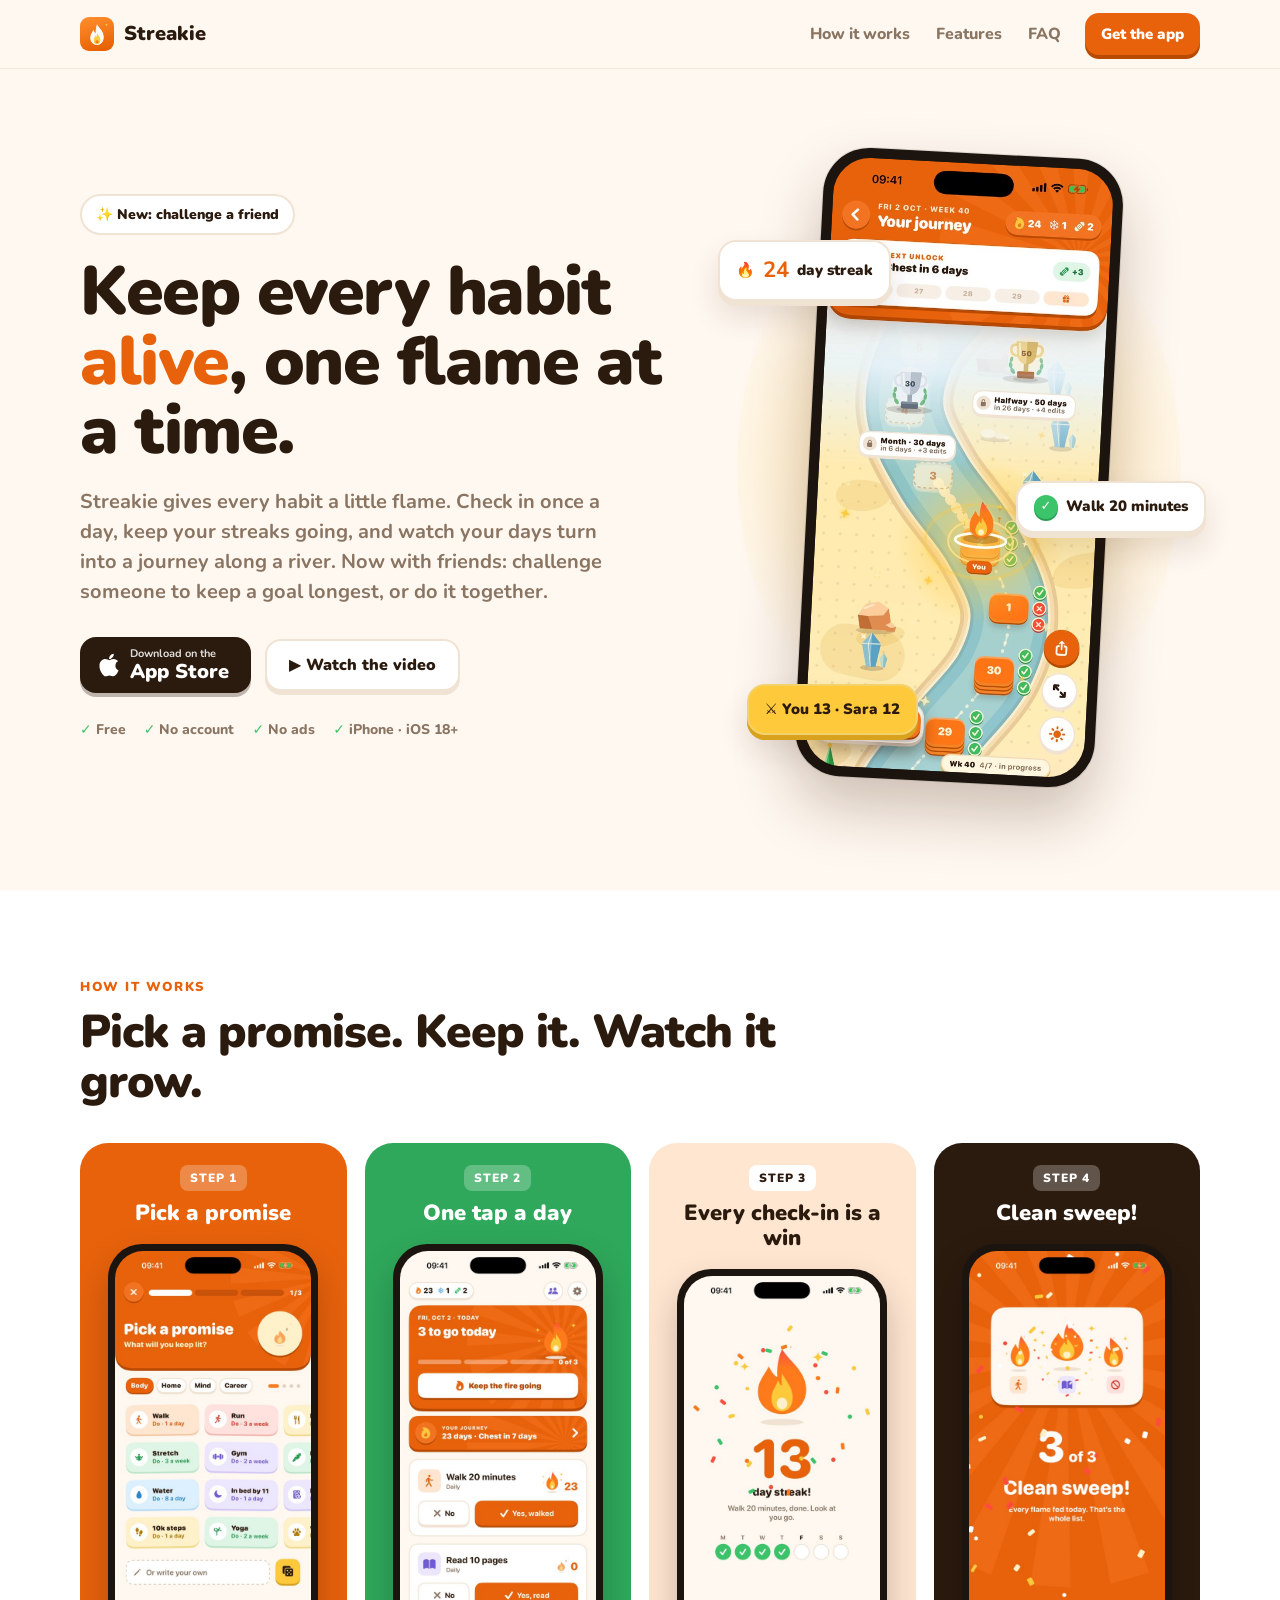
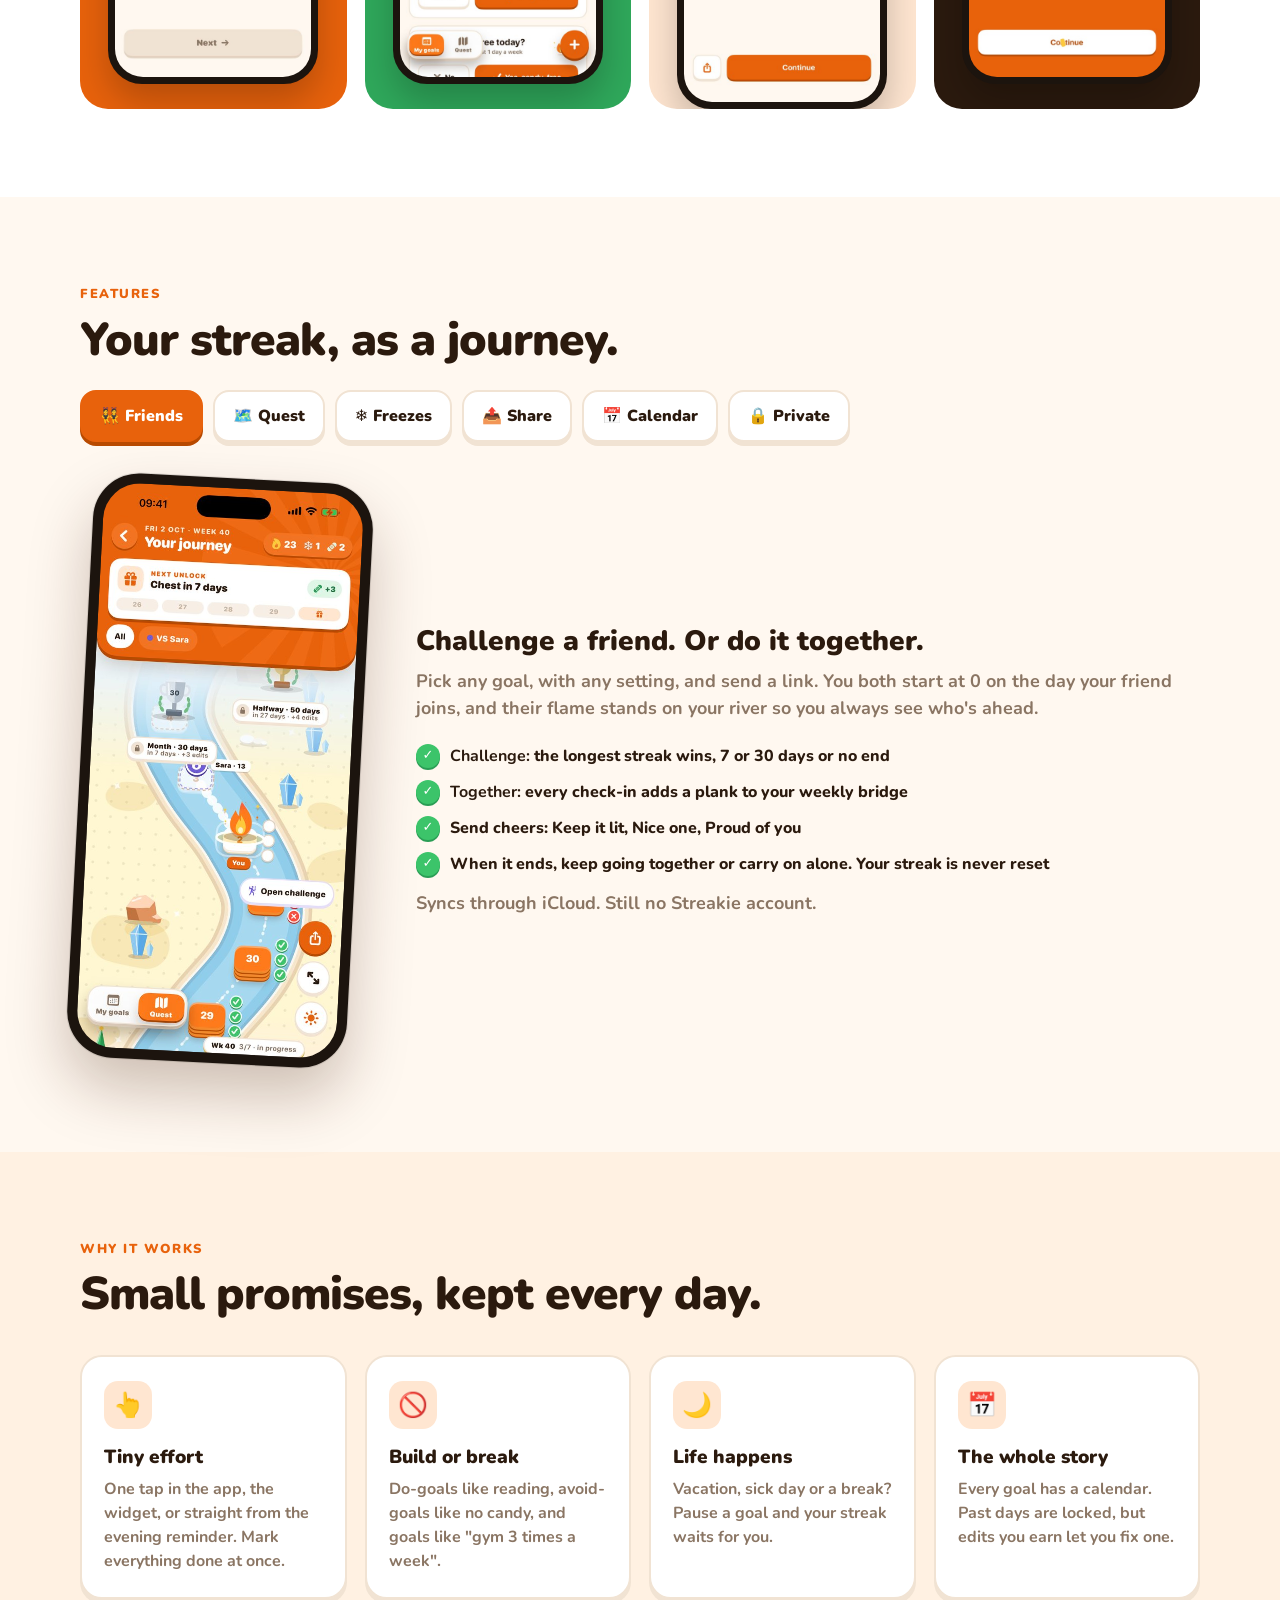
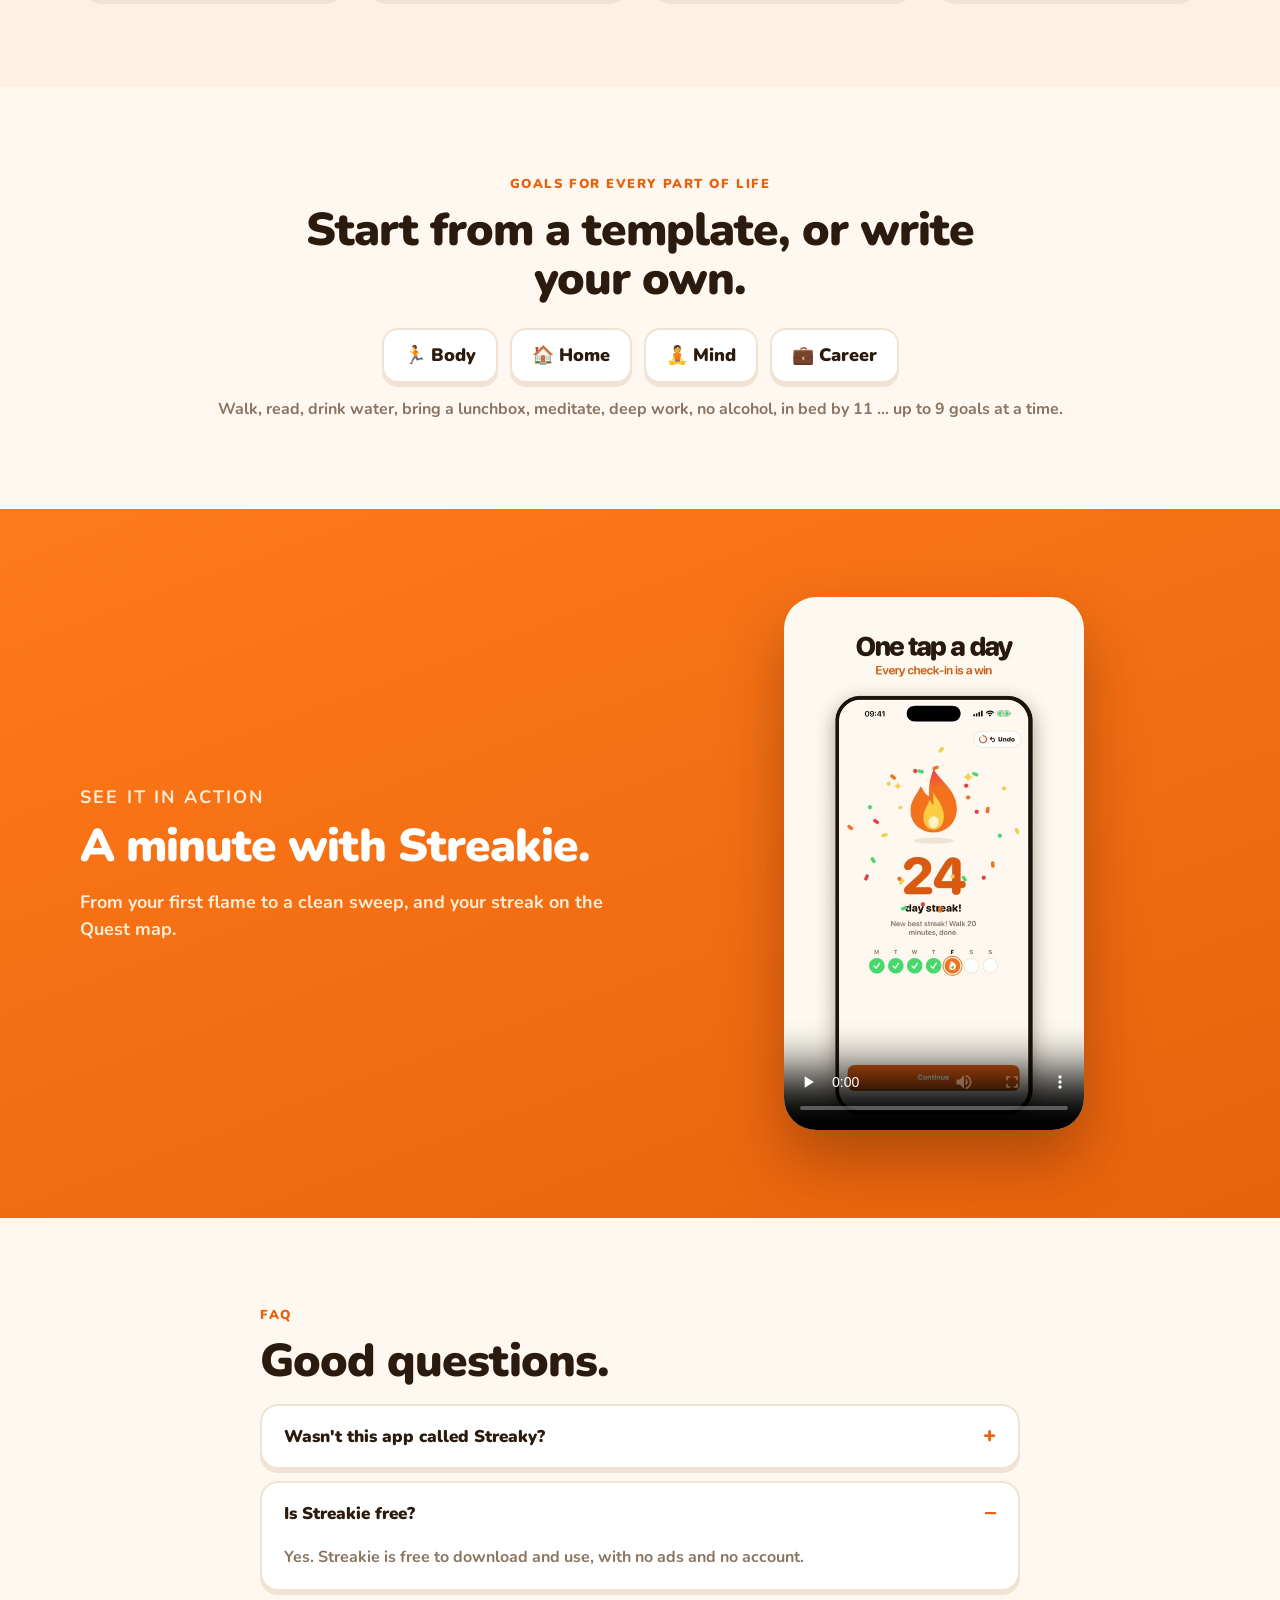
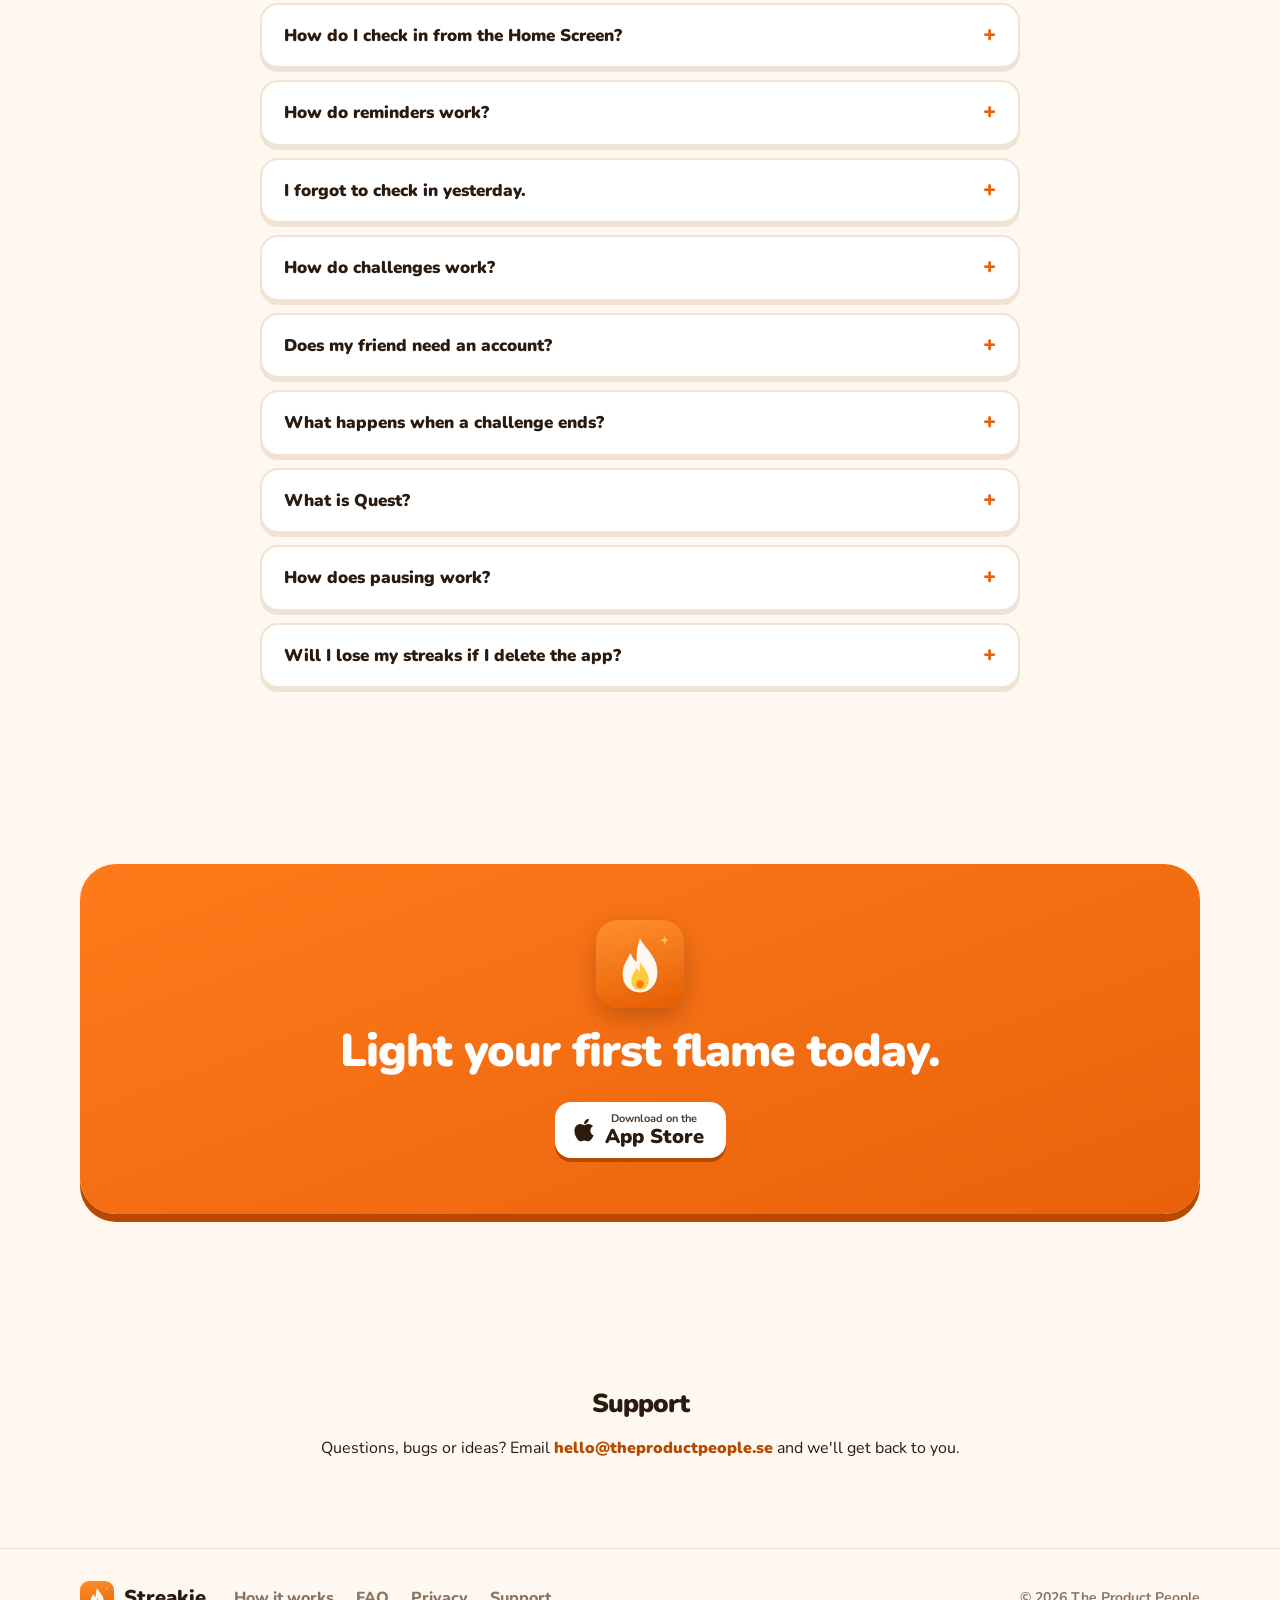
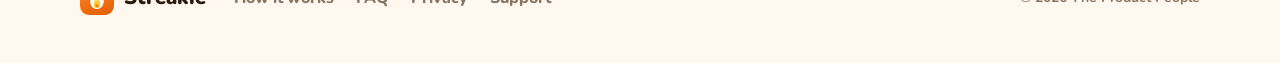
<file: index.html>
<!DOCTYPE html>
<html lang="en">
<head>
<meta charset="UTF-8" />
<meta name="viewport" content="width=device-width, initial-scale=1.0" />
<title>Streakie — Keep every flame alive</title>
<meta name="description" content="Streakie is a cheerful habit tracker. Give every habit a little flame, check in once a day, and watch your streak grow into a quest." />
<meta name="apple-itunes-app" content="app-id=6815227488" />
<meta property="og:title" content="Streakie — Keep every flame alive" />
<meta property="og:description" content="Give every habit a little flame. One tap a day, and your streak becomes a quest." />
<meta property="og:image" content="assets/shots/quest.jpg" />
<link rel="icon" href="assets/streaky-icon.png" />
<link rel="preconnect" href="https://fonts.googleapis.com" />
<link rel="stylesheet" href="https://fonts.googleapis.com/css2?family=Nunito:wght@600;700;800;900&display=swap" />
<link rel="stylesheet" href="landing.css?v=5" />
</head>
<body>

<header class="nav">
  <div class="wrap nav-row">
    <a class="brand" href="#top"><img src="assets/streaky-icon.png" alt="" width="34" height="34" />Streakie</a>
    <nav class="links">
      <a href="#how">How it works</a>
      <a href="#features">Features</a>
      <a href="#faq">FAQ</a>
    </nav>
    <a class="btn btn-small" href="https://apps.apple.com/app/id6815227488">Get the app</a>
  </div>
  <nav class="pills" aria-label="Sections">
    <a href="#how">How it works</a><a href="#features">Features</a><a href="#video">Video</a><a href="#faq">FAQ</a>
  </nav>
</header>

<main id="top">

  <!-- Hero -->
  <section class="hero wrap">
    <div class="hero-copy">
      <span class="pill">✨ New: challenge a friend</span>
      <h1>Keep every habit <span class="accent">alive</span>, one flame at a time.</h1>
      <p class="lead">Streakie gives every habit a little flame. Check in once a day, keep your streaks going, and watch your days turn into a journey along a river. Now with friends: challenge someone to keep a goal longest, or do it together.</p>
      <div class="cta-row">
        <a class="store" href="https://apps.apple.com/app/id6815227488" aria-label="Download on the App Store">
          <span class="apple" aria-hidden="true"></span>
          <span><small>Download on the</small>App Store</span>
        </a>
        <a class="btn btn-ghost" href="#video">▶ Watch the video</a>
      </div>
      <ul class="facts">
        <li>Free</li><li>No account</li><li>No ads</li><li>iPhone · iOS 18+</li>
      </ul>
    </div>
    <div class="hero-art">
      <div class="phone tilt-r"><img src="assets/shots/quest.jpg" alt="The Quest map: every day is a stepping stone on a river" /></div>
      <div class="float f1"><span class="fl">🔥</span><b>24</b> day streak</div>
      <div class="float f2"><span class="dot ok">✓</span>Walk 20 minutes</div>
      <div class="float f3">⚔️ You 13 · Sara 12</div>
    </div>
  </section>

  <!-- How it works -->
  <section id="how" class="band">
    <div class="wrap">
      <p class="eyebrow">How it works</p>
      <h2>Pick a promise. Keep it. Watch it grow.</h2>
      <div class="cards4 carousel" data-dots="how-dots">
        <article class="scard c-orange">
          <span class="tag">Step 1</span>
          <h3>Pick a promise</h3>
          <div class="phone sm"><img src="assets/shots/create.jpg" alt="Creating a goal from templates" loading="lazy" /></div>
        </article>
        <article class="scard c-green">
          <span class="tag">Step 2</span>
          <h3>One tap a day</h3>
          <div class="phone sm"><img src="assets/shots/home.jpg" alt="My goals with Yes and No buttons" loading="lazy" /></div>
        </article>
        <article class="scard c-cream">
          <span class="tag">Step 3</span>
          <h3>Every check-in is a win</h3>
          <div class="phone sm"><img src="assets/shots/nice.jpg" alt="A 24-day streak celebration" loading="lazy" /></div>
        </article>
        <article class="scard c-ink">
          <span class="tag">Step 4</span>
          <h3>Clean sweep!</h3>
          <div class="phone sm"><img src="assets/shots/sweep.jpg" alt="Clean sweep celebration when every goal is done" loading="lazy" /></div>
        </article>
      </div>
      <div class="dots" id="how-dots" aria-hidden="true"></div>
    </div>
  </section>

  <!-- Features (tabs) -->
  <section id="features" class="wrap">
    <p class="eyebrow">Features</p>
    <h2>Your streak, as a journey.</h2>
    <div class="tabs" role="tablist">
      <button role="tab" aria-selected="true" data-tab="friends">👯 Friends</button>
      <button role="tab" aria-selected="false" data-tab="quest">🗺️ Quest</button>
      <button role="tab" aria-selected="false" data-tab="rest">❄️ Freezes</button>
      <button role="tab" aria-selected="false" data-tab="share">📤 Share</button>
      <button role="tab" aria-selected="false" data-tab="calendar">📅 Calendar</button>
      <button role="tab" aria-selected="false" data-tab="private">🔒 Private</button>
    </div>
    <div class="panels">
      <div class="panel" data-panel="friends" role="tabpanel">
        <div class="phone tilt-r"><img src="assets/shots/friends.jpg" alt="A friend's flame on your Quest river" loading="lazy" /></div>
        <div class="panel-copy">
          <h3>Challenge a friend. Or do it together.</h3>
          <p>Pick any goal, with any setting, and send a link. You both start at 0 on the day your friend joins, and their flame stands on your river so you always see who's ahead.</p>
          <ul class="ticks">
            <li><b>Challenge:</b> the longest streak wins, 7 or 30 days or no end</li>
            <li><b>Together:</b> every check-in adds a plank to your weekly bridge</li>
            <li>Send cheers: Keep it lit, Nice one, Proud of you</li>
            <li>When it ends, keep going together or carry on alone. Your streak is never reset</li>
          </ul>
          <p class="muted">Syncs through iCloud. Still no Streakie account.</p>
        </div>
      </div>
      <div class="panel" data-panel="quest" role="tabpanel" hidden>
        <div class="phone tilt-l"><img src="assets/shots/quest.jpg" alt="The Quest map" loading="lazy" /></div>
        <div class="panel-copy">
          <h3>Every day is a stepping stone</h3>
          <p>A winding river with a mark for each goal you completed. Your flame stands on today and jumps when you check in.</p>
          <ul class="ticks">
            <li>Open a chest at 7 days</li>
            <li>Trophies at 30, 50, 75 and 100</li>
            <li>Perfect days glow gold</li>
            <li>Zoom out to see how far you've come</li>
          </ul>
          <p class="muted">Prefer a simple list? Turn Quest off in Settings.</p>
        </div>
      </div>
      <div class="panel" data-panel="rest" role="tabpanel" hidden>
        <div class="phone tilt-r"><img src="assets/shots/freeze.jpg" alt="Freezing a goal for today" loading="lazy" /></div>
        <div class="panel-copy">
          <h3>Life happens. Streaks survive.</h3>
          <p>Freeze a goal for today and it still counts as a streak day. Vacation, a sick day or a break? Pause it and your streak waits for you.</p>
          <ul class="ticks">
            <li>Earn a freeze at every level, freeze today or let it save a missed day</li>
            <li>Changed your mind? Undo it</li>
            <li>Mark a sick day and rest up; pauses end by themselves</li>
          </ul>
        </div>
      </div>
      <div class="panel" data-panel="share" role="tabpanel" hidden>
        <div class="phone tilt-l"><img src="assets/shots/share.jpg" alt="Share Studio with Story-sized cards" loading="lazy" /></div>
        <div class="panel-copy">
          <h3>Share your streak</h3>
          <p>Story-sized cards for your journey or a goal: your streak, your days since you started, or how close the next trophy is.</p>
          <ul class="ticks">
            <li>Swipe between four card styles</li>
            <li>Add your own caption</li>
          </ul>
        </div>
      </div>
      <div class="panel" data-panel="calendar" role="tabpanel" hidden>
        <div class="phone tilt-l"><img src="assets/shots/detail.jpg" alt="A goal's calendar" loading="lazy" /></div>
        <div class="panel-copy">
          <h3>Every day at a glance</h3>
          <p>Each goal has a calendar with done, missed, frozen, sick and paused days, plus your current and best streak.</p>
          <ul class="ticks">
            <li>Past days are locked to keep it honest</li>
            <li>Edits you earn let you fix one</li>
          </ul>
        </div>
      </div>
      <div class="panel" data-panel="private" role="tabpanel" hidden>
        <div class="phone tilt-r"><img src="assets/shots/night.jpg" alt="The Quest map at night" loading="lazy" /></div>
        <div class="panel-copy">
          <h3>Your habits stay on your phone</h3>
          <p>No account and no ads in the app. Everything you enter is stored on your iPhone. Goals you share with friends sync through your own iCloud, and friends only see that goal, your first name and your check-ins. Only anonymous usage statistics and, to measure our own ads, whether the app was installed are sent. You can switch both off, and you decide in Apple's prompt whether tracking is allowed.</p>
          <a class="link" href="privacy.html">Read the privacy policy →</a>
        </div>
      </div>
    </div>
  </section>

  <!-- Why -->
  <section class="band band-cream">
    <div class="wrap">
      <p class="eyebrow">Why it works</p>
      <h2>Small promises, kept every day.</h2>
      <div class="why carousel" data-dots="why-dots">
        <div class="wcard"><div class="ic">👆</div><h3>Tiny effort</h3><p>One tap in the app, the widget, or straight from the evening reminder. Mark everything done at once.</p></div>
        <div class="wcard"><div class="ic">🚫</div><h3>Build or break</h3><p>Do-goals like reading, avoid-goals like no candy, and goals like "gym 3 times a week".</p></div>
        <div class="wcard"><div class="ic">🌙</div><h3>Life happens</h3><p>Vacation, sick day or a break? Pause a goal and your streak waits for you.</p></div>
        <div class="wcard"><div class="ic">📅</div><h3>The whole story</h3><p>Every goal has a calendar. Past days are locked, but edits you earn let you fix one.</p></div>
      </div>
      <div class="dots" id="why-dots" aria-hidden="true"></div>
    </div>
  </section>

  <!-- Categories -->
  <section class="wrap center">
    <p class="eyebrow">Goals for every part of life</p>
    <h2>Start from a template, or write your own.</h2>
    <div class="chips">
      <span class="chip">🏃 Body</span><span class="chip">🏠 Home</span><span class="chip">🧘 Mind</span><span class="chip">💼 Career</span>
    </div>
    <p class="muted">Walk, read, drink water, bring a lunchbox, meditate, deep work, no alcohol, in bed by 11 … up to 9 goals at a time.</p>
  </section>

  <!-- Video -->
  <section id="video" class="band band-orange">
    <div class="wrap split">
      <div class="split-copy light">
        <p class="eyebrow">See it in action</p>
        <h2>A minute with Streakie.</h2>
        <p>From your first flame to a clean sweep, and your streak on the Quest map.</p>
      </div>
      <div class="video-wrap">
        <video src="assets/streaky-promo.mp4?v=2" poster="assets/promo-poster.jpg" controls playsinline preload="none"></video>
      </div>
    </div>
  </section>

  <!-- FAQ -->
  <section id="faq" class="wrap narrow">
    <p class="eyebrow">FAQ</p>
    <h2>Good questions.</h2>
    <details><summary>Wasn't this app called Streaky?</summary><p>Yes! Streaky is now <b>Streakie</b>. Same app, same flames, and your streaks carry over. Nothing to do on your side.</p></details>
    <details open><summary>Is Streakie free?</summary><p>Yes. Streakie is free to download and use, with no ads and no account.</p></details>
    <details><summary>How do I check in from the Home Screen?</summary><p>Long-press your Home Screen, tap <b>Edit → Add Widget</b>, search for <b>Streakie</b> and add the small or medium widget. Tap a circle in the widget to check in.</p></details>
    <details><summary>How do reminders work?</summary><p>Streakie sends one evening check-in that lists everything still open, with a <b>Mark all done</b> button in the notification. Goals you only know the next day, like bedtime, get a morning check-in instead. Change the times in <b>Settings → Notifications</b>.</p></details>
    <details><summary>I forgot to check in yesterday.</summary><p>Open Streakie and use the <b>Log yesterday?</b> card at the top. For older days, open the goal, tap the day in its calendar and spend an edit.</p></details>
    <details><summary>How do challenges work?</summary><p>Open a goal and tap the friends button, or tap <b>Start a challenge</b> on My goals. Choose <b>Challenge</b> (longest streak wins) or <b>Together</b> (count it as a team), then send the link. Day 1 is the day your friend joins, and you both start at 0. Your friend gets the same goal with the same setting.</p></details>
    <details><summary>Does my friend need an account?</summary><p>No Streakie account, but both of you need Streakie on an iPhone signed in to iCloud. Shared goals sync through iCloud, and friends only see that goal, your first name and your check-ins.</p></details>
    <details><summary>What happens when a challenge ends?</summary><p>You see who won, then choose: keep going together with no end date, place the medal on your journey, or start a rematch. Whatever you pick, your goal and its streak carry on.</p></details>
    <details><summary>What is Quest?</summary><p>A second view that shows your streak as a path of days along a river. Milestones give you edits and streak freezes. You can turn it off in <b>Settings → Quest</b>.</p></details>
    <details><summary>How does pausing work?</summary><p>Long-press a goal, or open it and tap <b>Pause this goal</b>. Choose vacation, sick or a break and how long it lasts; the pause ends by itself. Paused days never break a streak.</p></details>
    <details><summary>Will I lose my streaks if I delete the app?</summary><p>Yes. Your data lives only on your device, so deleting the app deletes your habits too.</p></details>
  </section>

  <!-- Final CTA -->
  <section class="wrap">
    <div class="final">
      <img src="assets/streaky-icon.png" alt="" width="88" height="88" />
      <h2>Light your first flame today.</h2>
      <a class="store store-light" href="https://apps.apple.com/app/id6815227488" aria-label="Download on the App Store">
        <span class="apple" aria-hidden="true"></span>
        <span><small>Download on the</small>App Store</span>
      </a>
    </div>
  </section>

  <!-- Support -->
  <section id="support" class="wrap narrow center">
    <h2 class="h-small">Support</h2>
    <p>Questions, bugs or ideas? Email <a class="link" href="mailto:hello@theproductpeople.se?subject=Streakie">hello@theproductpeople.se</a> and we'll get back to you.</p>
  </section>
</main>

<footer class="foot">
  <div class="wrap foot-row">
    <a class="brand" href="#top"><img src="assets/streaky-icon.png" alt="" width="34" height="34" />Streakie</a>
    <nav><a href="#how">How it works</a><a href="#faq">FAQ</a><a href="privacy.html">Privacy</a><a href="#support">Support</a></nav>
    <p>© 2026 The Product People</p>
  </div>
</footer>

<div class="dockbar" aria-hidden="true">
  <img src="assets/streaky-icon.png" alt="" width="42" height="42" />
  <div><b>Streakie</b><span>Free habit tracker</span></div>
  <a class="btn btn-small" href="https://apps.apple.com/app/id6815227488" tabindex="-1">Get</a>
</div>

<script>
// Tabs
document.querySelectorAll('.tabs button').forEach(b => b.addEventListener('click', () => {
  document.querySelectorAll('.tabs button').forEach(x => x.setAttribute('aria-selected', x === b));
  document.querySelectorAll('.panel').forEach(p => p.hidden = p.dataset.panel !== b.dataset.tab);
  b.scrollIntoView({ block: 'nearest', inline: 'center', behavior: 'smooth' });
}));
// Carousel dots (only when the row actually scrolls, i.e. on phones)
document.querySelectorAll('.carousel').forEach(c => {
  const dots = document.getElementById(c.dataset.dots);
  const items = [...c.children];
  items.forEach((it, i) => {
    const d = document.createElement('button');
    d.addEventListener('click', () => c.scrollTo({ left: it.offsetLeft - c.offsetLeft - 16, behavior: 'smooth' }));
    dots.appendChild(d);
  });
  const update = () => {
    const mid = c.scrollLeft + c.clientWidth / 2;
    let best = 0, dist = 1e9;
    items.forEach((it, i) => { const m = it.offsetLeft - c.offsetLeft + it.clientWidth / 2; if (Math.abs(m - mid) < dist) { dist = Math.abs(m - mid); best = i; } });
    [...dots.children].forEach((d, i) => d.classList.toggle('on', i === best));
    dots.hidden = c.scrollWidth <= c.clientWidth + 2;
  };
  c.addEventListener('scroll', update, { passive: true });
  addEventListener('resize', update);
  update();
});
// Sticky download bar once the hero's App Store button is out of view
const heroCta = document.querySelector('.hero .store');
const dock = document.querySelector('.dockbar');
new IntersectionObserver(([e]) => dock.classList.toggle('show', !e.isIntersecting && e.boundingClientRect.top < 0)).observe(heroCta);
</script>
</body>
</html>
</file>
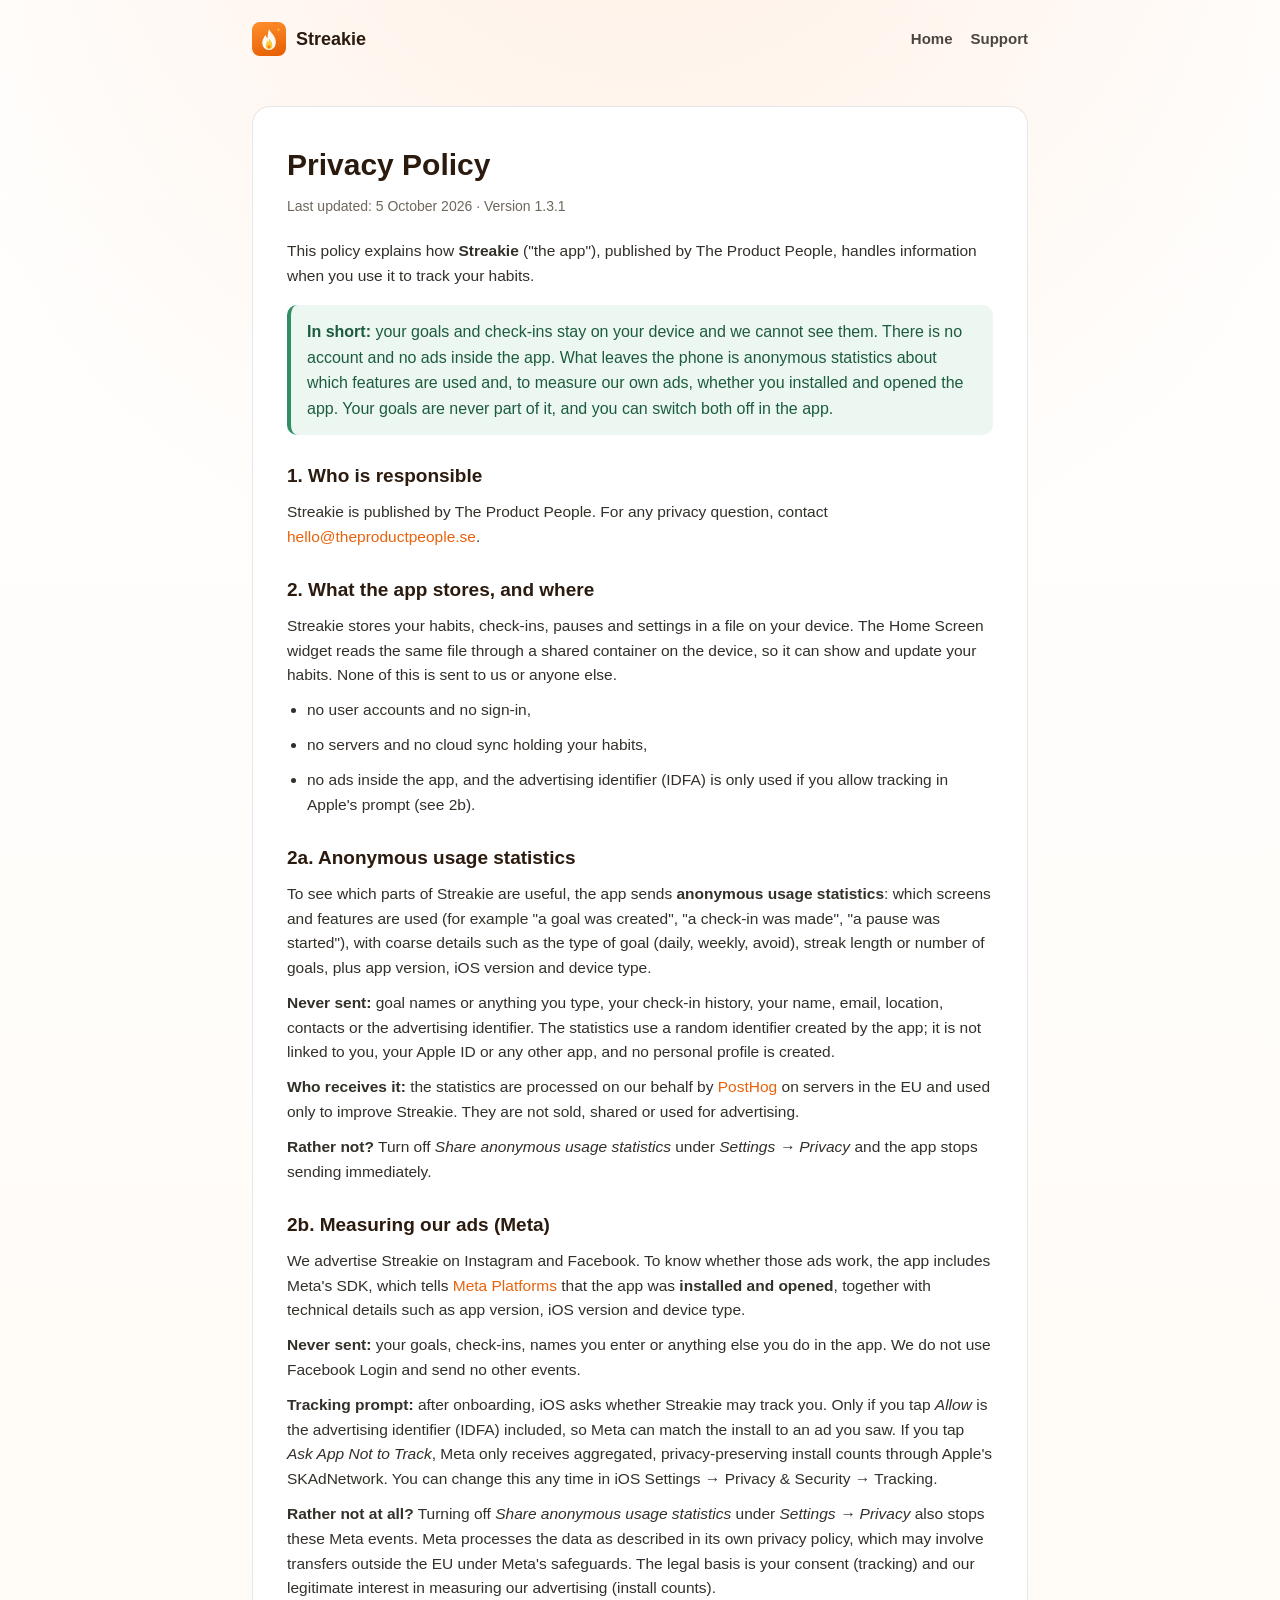
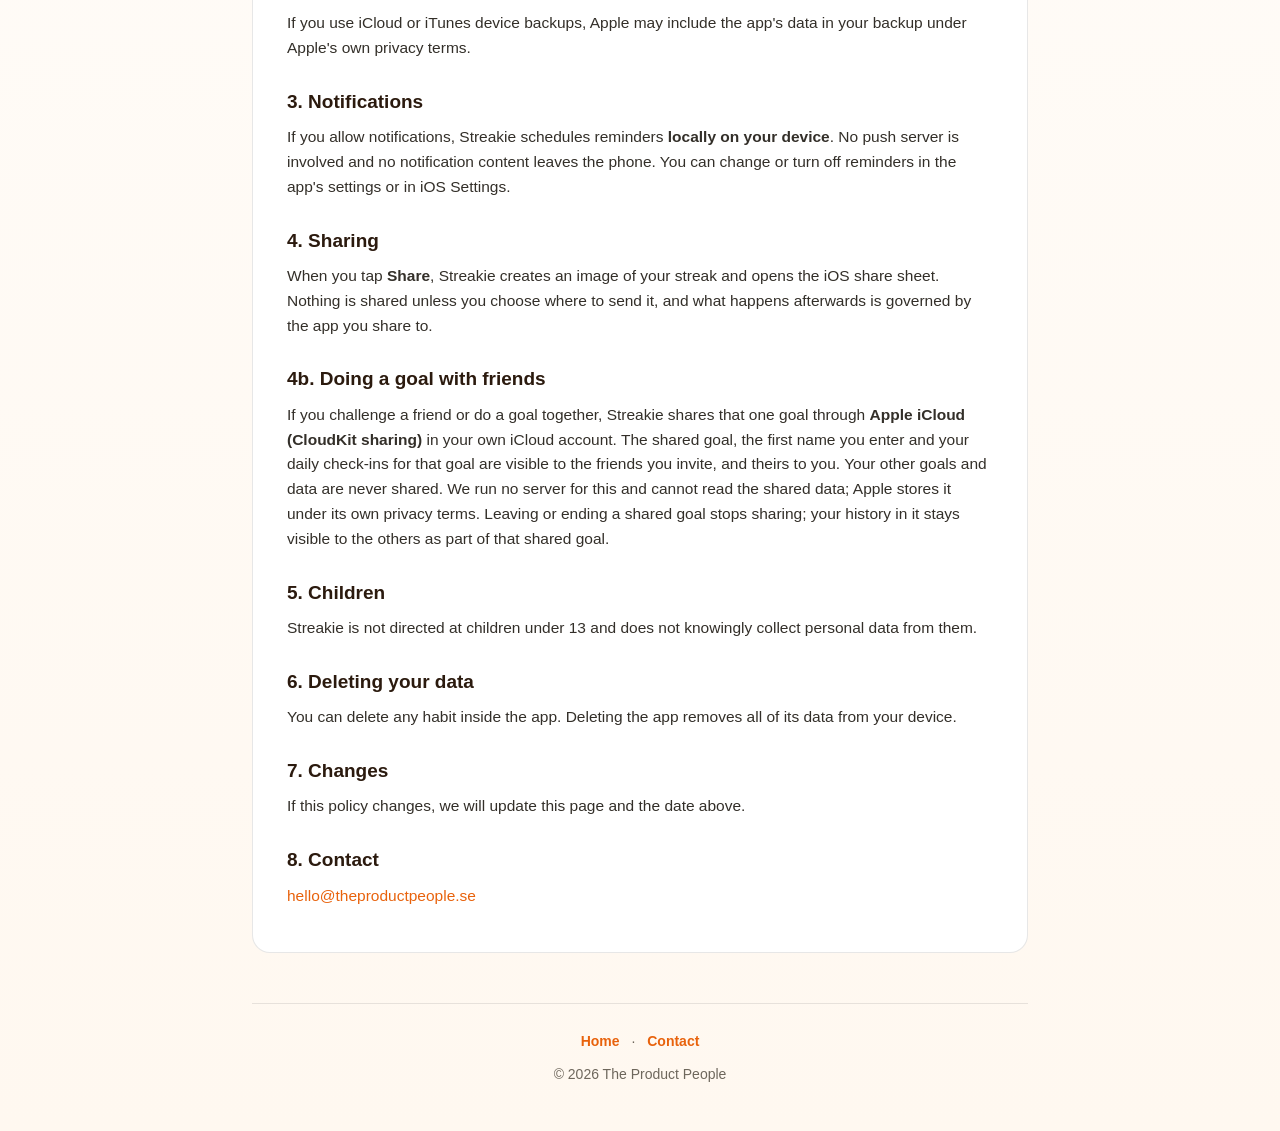
<file: privacy.html>
<!DOCTYPE html>
<html lang="en">
<head>
<meta charset="UTF-8" />
<meta name="viewport" content="width=device-width, initial-scale=1.0" />
<title>Privacy Policy — Streakie</title>
<meta name="description" content="Privacy policy for Streakie. No account. Your habits stay on your device; anonymous usage statistics and ad measurement you can switch off." />
<link rel="stylesheet" href="styles.css" />
</head>
<body>
<div class="wrap">
  <header class="site">
    <div class="brand"><img src="assets/streaky-icon.png" alt="" />Streakie</div>
    <nav><a href="index.html">Home</a><a href="index.html#support">Support</a></nav>
  </header>

  <div class="doc">
    <h1>Privacy Policy</h1>
    <div class="updated">Last updated: 5 October 2026 · Version 1.3.1</div>

    <p>This policy explains how <b>Streakie</b> ("the app"), published by The Product People, handles information when you use it to track your habits.</p>

    <div class="callout"><b>In short:</b> your goals and check-ins stay on your device and we cannot see them. There is no account and no ads inside the app. What leaves the phone is anonymous statistics about which features are used and, to measure our own ads, whether you installed and opened the app. Your goals are never part of it, and you can switch both off in the app.</div>

    <h2>1. Who is responsible</h2>
    <p>Streakie is published by The Product People. For any privacy question, contact <a href="mailto:hello@theproductpeople.se">hello@theproductpeople.se</a>.</p>

    <h2>2. What the app stores, and where</h2>
    <p>Streakie stores your habits, check-ins, pauses and settings in a file on your device. The Home Screen widget reads the same file through a shared container on the device, so it can show and update your habits. None of this is sent to us or anyone else.</p>
    <ul>
      <li>no user accounts and no sign-in,</li>
      <li>no servers and no cloud sync holding your habits,</li>
      <li>no ads inside the app, and the advertising identifier (IDFA) is only used if you allow tracking in Apple's prompt (see 2b).</li>
    </ul>

    <h2>2a. Anonymous usage statistics</h2>
    <p>To see which parts of Streakie are useful, the app sends <b>anonymous usage statistics</b>: which screens and features are used (for example "a goal was created", "a check-in was made", "a pause was started"), with coarse details such as the type of goal (daily, weekly, avoid), streak length or number of goals, plus app version, iOS version and device type.</p>
    <p><b>Never sent:</b> goal names or anything you type, your check-in history, your name, email, location, contacts or the advertising identifier. The statistics use a random identifier created by the app; it is not linked to you, your Apple ID or any other app, and no personal profile is created.</p>
    <p><b>Who receives it:</b> the statistics are processed on our behalf by <a href="https://posthog.com/privacy">PostHog</a> on servers in the EU and used only to improve Streakie. They are not sold, shared or used for advertising.</p>
    <p><b>Rather not?</b> Turn off <i>Share anonymous usage statistics</i> under <i>Settings → Privacy</i> and the app stops sending immediately.</p>
    <h2>2b. Measuring our ads (Meta)</h2>
    <p>We advertise Streakie on Instagram and Facebook. To know whether those ads work, the app includes Meta's SDK, which tells <a href="https://www.facebook.com/privacy/policy/">Meta Platforms</a> that the app was <b>installed and opened</b>, together with technical details such as app version, iOS version and device type.</p>
    <p><b>Never sent:</b> your goals, check-ins, names you enter or anything else you do in the app. We do not use Facebook Login and send no other events.</p>
    <p><b>Tracking prompt:</b> after onboarding, iOS asks whether Streakie may track you. Only if you tap <i>Allow</i> is the advertising identifier (IDFA) included, so Meta can match the install to an ad you saw. If you tap <i>Ask App Not to Track</i>, Meta only receives aggregated, privacy-preserving install counts through Apple's SKAdNetwork. You can change this any time in iOS Settings → Privacy &amp; Security → Tracking.</p>
    <p><b>Rather not at all?</b> Turning off <i>Share anonymous usage statistics</i> under <i>Settings → Privacy</i> also stops these Meta events. Meta processes the data as described in its own privacy policy, which may involve transfers outside the EU under Meta's safeguards. The legal basis is your consent (tracking) and our legitimate interest in measuring our advertising (install counts).</p>

    <p>If you use iCloud or iTunes device backups, Apple may include the app's data in your backup under Apple's own privacy terms.</p>

    <h2>3. Notifications</h2>
    <p>If you allow notifications, Streakie schedules reminders <b>locally on your device</b>. No push server is involved and no notification content leaves the phone. You can change or turn off reminders in the app's settings or in iOS Settings.</p>

    <h2>4. Sharing</h2>
    <p>When you tap <b>Share</b>, Streakie creates an image of your streak and opens the iOS share sheet. Nothing is shared unless you choose where to send it, and what happens afterwards is governed by the app you share to.</p>

    <h2>4b. Doing a goal with friends</h2>
    <p>If you challenge a friend or do a goal together, Streakie shares that one goal through <b>Apple iCloud (CloudKit sharing)</b> in your own iCloud account. The shared goal, the first name you enter and your daily check-ins for that goal are visible to the friends you invite, and theirs to you. Your other goals and data are never shared. We run no server for this and cannot read the shared data; Apple stores it under its own privacy terms. Leaving or ending a shared goal stops sharing; your history in it stays visible to the others as part of that shared goal.</p>

    <h2>5. Children</h2>
    <p>Streakie is not directed at children under 13 and does not knowingly collect personal data from them.</p>

    <h2>6. Deleting your data</h2>
    <p>You can delete any habit inside the app. Deleting the app removes all of its data from your device.</p>

    <h2>7. Changes</h2>
    <p>If this policy changes, we will update this page and the date above.</p>

    <h2>8. Contact</h2>
    <p><a href="mailto:hello@theproductpeople.se">hello@theproductpeople.se</a></p>
  </div>

  <footer class="site">
    <div><a href="index.html">Home</a> · <a href="mailto:hello@theproductpeople.se">Contact</a></div>
    <p style="margin-top:10px;">© 2026 The Product People</p>
  </footer>
</div>
</body>
</html>
</file>
<file: landing.css>
:root {
  --flame: #FF7A1A; --deep: #E8620C; --edge: #B84A00; --sun: #FFC93C;
  --cream: #FFF8F0; --peach: #FFE6D1; --ink: #2B1A0E; --muted: #8A7563; --line: #F1E3D3;
  --green: #3CC46A; --green-edge: #2A9D55;
}
* { box-sizing: border-box; margin: 0; padding: 0; }
html { scroll-behavior: smooth; }
body { font-family: "SF Pro Rounded", ui-rounded, Nunito, system-ui, sans-serif; background: var(--cream); color: var(--ink);
  -webkit-font-smoothing: antialiased; line-height: 1.5; overflow-x: hidden; }
img { display: block; max-width: 100%; }
a { color: inherit; text-decoration: none; }
.wrap { width: min(1120px, 100% - 32px); margin-inline: auto; }
.narrow { max-width: 760px; }
.center { text-align: center; }
section { padding: 88px 0; }
h1 { font-size: clamp(40px, 6vw, 68px); line-height: 1.02; font-weight: 900; letter-spacing: -1.5px; }
h2 { font-size: clamp(30px, 4vw, 46px); line-height: 1.08; font-weight: 900; letter-spacing: -1px; margin-bottom: 18px; }
h3 { font-size: 19px; font-weight: 900; }
.h-small { font-size: 26px; }
.accent { color: var(--deep); }
.eyebrow { font-size: 13px; font-weight: 900; letter-spacing: .12em; text-transform: uppercase; color: var(--deep); margin-bottom: 10px; }
.muted { color: var(--muted); font-weight: 700; margin-top: 14px; }
.link { color: var(--edge); font-weight: 900; }
.link:hover { color: var(--deep); }

/* nav */
.nav { position: sticky; top: 0; z-index: 20; background: rgba(255, 248, 240, .86); backdrop-filter: blur(14px); border-bottom: 1px solid rgba(241, 227, 211, .7); }
.nav-row { display: flex; align-items: center; gap: 24px; height: 68px; }
.brand { display: flex; align-items: center; gap: 10px; font-weight: 900; font-size: 20px; }
.brand img { width: 34px; height: 34px; border-radius: 9px; }
.links { display: flex; gap: 26px; margin-left: auto; font-weight: 800; color: var(--muted); }
.links a:hover { color: var(--ink); }

/* buttons */
.btn { display: inline-flex; align-items: center; gap: 8px; height: 52px; padding: 0 22px; border-radius: 16px; font-weight: 900; font-size: 16px;
  background: var(--deep); color: #fff; box-shadow: 0 4px 0 var(--edge); transition: transform .08s, box-shadow .08s; }
.btn:active { transform: translateY(4px); box-shadow: 0 0 0 var(--edge); }
.btn-small { height: 42px; padding: 0 16px; border-radius: 14px; font-size: 15px; }
.btn-ghost { background: #fff; color: var(--ink); border: 2px solid var(--line); box-shadow: 0 4px 0 var(--line); }
.btn-ghost:active { box-shadow: 0 0 0 var(--line); }
.store { display: inline-flex; align-items: center; gap: 10px; height: 56px; padding: 0 22px 0 18px; border-radius: 16px; background: var(--ink); color: #fff;
  font-weight: 900; font-size: 20px; line-height: 1; box-shadow: 0 4px 0 rgba(43, 26, 14, .3); transition: transform .08s, box-shadow .08s; }
.store small { display: block; font-size: 11px; font-weight: 700; opacity: .85; margin-bottom: 3px; }
.store:active { transform: translateY(4px); box-shadow: none; }
.store-light { background: #fff; color: var(--ink); box-shadow: 0 4px 0 var(--edge); }
.store .apple { width: 22px; height: 26px; background: currentColor;
  -webkit-mask: url("data:image/svg+xml,%3Csvg xmlns='http://www.w3.org/2000/svg' viewBox='0 0 384 512'%3E%3Cpath d='M318.7 268.7c-.2-36.7 16.4-64.4 50-84.8-18.8-26.9-47.2-41.7-84.7-44.6-35.5-2.8-74.3 20.7-88.5 20.7-15 0-49.4-19.7-76.4-19.7C63.3 141.2 4 184.8 4 273.5q0 39.3 14.4 81.2c12.8 36.7 59 126.7 107.2 125.2 25.2-.6 43-17.9 75.8-17.9 31.8 0 48.3 17.9 76.4 17.9 48.6-.7 90.4-82.5 102.6-119.3-65.2-30.7-61.7-90-61.7-91.9zm-56.6-164.2c27.3-32.4 24.8-61.9 24-72.5-24.1 1.4-52 16.4-67.9 34.9-17.5 19.8-27.8 44.3-25.6 71.9 26.1 2 49.9-11.4 69.5-34.3z'/%3E%3C/svg%3E") center/contain no-repeat;
  mask: url("data:image/svg+xml,%3Csvg xmlns='http://www.w3.org/2000/svg' viewBox='0 0 384 512'%3E%3Cpath d='M318.7 268.7c-.2-36.7 16.4-64.4 50-84.8-18.8-26.9-47.2-41.7-84.7-44.6-35.5-2.8-74.3 20.7-88.5 20.7-15 0-49.4-19.7-76.4-19.7C63.3 141.2 4 184.8 4 273.5q0 39.3 14.4 81.2c12.8 36.7 59 126.7 107.2 125.2 25.2-.6 43-17.9 75.8-17.9 31.8 0 48.3 17.9 76.4 17.9 48.6-.7 90.4-82.5 102.6-119.3-65.2-30.7-61.7-90-61.7-91.9zm-56.6-164.2c27.3-32.4 24.8-61.9 24-72.5-24.1 1.4-52 16.4-67.9 34.9-17.5 19.8-27.8 44.3-25.6 71.9 26.1 2 49.9-11.4 69.5-34.3z'/%3E%3C/svg%3E") center/contain no-repeat; }

/* hero */
.hero { display: grid; grid-template-columns: 1.1fr .9fr; gap: 48px; align-items: center; padding: 64px 0 88px; }
.pill { display: inline-block; padding: 8px 14px; border-radius: 999px; background: #fff; border: 2px solid var(--line); font-weight: 900; font-size: 14px; margin-bottom: 22px; }
.lead { font-size: 20px; color: var(--muted); font-weight: 700; margin: 22px 0 30px; max-width: 540px; }
.cta-row { display: flex; flex-wrap: wrap; gap: 14px; align-items: center; }
.facts { display: flex; flex-wrap: wrap; gap: 8px 18px; list-style: none; margin-top: 26px; font-weight: 800; font-size: 14px; color: var(--muted); }
.facts li::before { content: "✓ "; color: var(--green); font-weight: 900; }
.hero-art { position: relative; display: flex; justify-content: center; padding: 20px 0; }
.hero-art::before { content: ""; position: absolute; inset: 6% 4%; border-radius: 50%; background: radial-gradient(circle, #FFE3A0 0%, rgba(255, 227, 160, 0) 70%); }

.phone { position: relative; width: 300px; border-radius: 46px; padding: 10px; background: #1c140e; box-shadow: 0 30px 60px rgba(60, 25, 0, .25), 0 0 0 1px rgba(0, 0, 0, .1); }
.phone img { border-radius: 37px; width: 100%; }
.phone.sm { width: 100%; max-width: 210px; border-radius: 34px; padding: 7px; margin: 18px auto 0; box-shadow: 0 18px 36px rgba(0, 0, 0, .22); }
.phone.sm img { border-radius: 28px; }
.tilt-r { transform: rotate(3deg); }
.tilt-l { transform: rotate(-3deg); }
.float { position: absolute; z-index: 2; display: flex; align-items: center; gap: 8px; padding: 12px 16px; border-radius: 18px; background: #fff; font-weight: 900; font-size: 15px;
  box-shadow: 0 5px 0 var(--line), 0 16px 30px rgba(60, 25, 0, .12); border: 2px solid var(--line); animation: bob 3.2s ease-in-out infinite; }
.float b { font-size: 22px; color: var(--deep); }
.f1 { left: 0; top: 16%; }
.f2 { right: -6px; top: 52%; animation-delay: -1.1s; }
.f3 { left: 6%; bottom: 10%; animation-delay: -2.2s; background: var(--sun); border-color: #F2D26B; box-shadow: 0 5px 0 #D9A21E, 0 16px 30px rgba(60, 25, 0, .12); }
.dot { display: inline-grid; place-items: center; width: 24px; height: 24px; border-radius: 50%; color: #fff; font-size: 13px; }
.dot.ok { background: var(--green); box-shadow: 0 2px 0 var(--green-edge); }
@keyframes bob { 50% { transform: translateY(-8px); } }

/* bands */
.band { background: #fff; }
.band-cream { background: #FFF1E2; }
.band-orange { background: linear-gradient(160deg, var(--flame), var(--deep)); color: #fff; }
.band h2, .center h2 { max-width: 760px; }
.center h2 { margin-inline: auto; }

.cards4 { display: grid; grid-template-columns: repeat(4, 1fr); gap: 18px; margin-top: 36px; }
.scard { border-radius: 28px; padding: 22px 16px 0; overflow: hidden; text-align: center; min-height: 470px; }
.scard h3 { font-size: 22px; line-height: 1.15; margin-top: 10px; }
.scard .tag { display: inline-block; padding: 4px 10px; border-radius: 8px; font-size: 12px; font-weight: 900; letter-spacing: .08em; text-transform: uppercase; background: rgba(255, 255, 255, .25); }
.c-orange { background: var(--deep); color: #fff; }
.c-green { background: #2FA85B; color: #fff; }
.c-cream { background: var(--peach); color: var(--ink); }
.c-cream .tag { background: #fff; }
.c-ink { background: var(--ink); color: #fff; }

.split { display: grid; grid-template-columns: 1fr 1fr; gap: 56px; align-items: center; }
.split.rev .split-art { order: -1; }
.split-copy p { font-size: 18px; color: var(--muted); font-weight: 700; }
.split-copy.light .eyebrow, .split-copy.light p { color: #FFECD6; }
.split-art { display: flex; justify-content: center; }
.split-art.duo { gap: 0; }
.split-art.duo .phone { width: 250px; }
.split-art.duo .phone + .phone { margin-left: -40px; margin-top: 80px; }
.ticks { list-style: none; margin-top: 22px; display: grid; gap: 12px; }
.ticks li { position: relative; padding-left: 34px; font-weight: 800; }
.ticks li::before { content: "✓"; position: absolute; left: 0; top: 0; width: 24px; height: 24px; border-radius: 50%; background: var(--green); color: #fff;
  display: grid; place-items: center; font-size: 13px; box-shadow: 0 2px 0 var(--green-edge); }

.why { display: grid; grid-template-columns: repeat(4, 1fr); gap: 18px; margin-top: 36px; }
.wcard { background: #fff; border: 2px solid var(--line); box-shadow: 0 5px 0 var(--line); border-radius: 22px; padding: 24px 22px; }
.wcard .ic { width: 48px; height: 48px; border-radius: 14px; background: var(--peach); display: grid; place-items: center; font-size: 24px; margin-bottom: 14px; }
.wcard p { color: var(--muted); font-weight: 700; margin-top: 6px; }

.chips { display: flex; flex-wrap: wrap; gap: 12px; justify-content: center; margin-top: 24px; }
.chip { padding: 12px 20px; border-radius: 16px; background: #fff; border: 2px solid var(--line); box-shadow: 0 4px 0 var(--line); font-weight: 900; font-size: 18px; }

.video-wrap { display: flex; justify-content: center; }
.video-wrap video { width: 300px; aspect-ratio: 9 / 16; border-radius: 32px; background: var(--edge); box-shadow: 0 30px 60px rgba(60, 25, 0, .35); }

details { background: #fff; border: 2px solid var(--line); border-radius: 18px; margin-top: 12px; box-shadow: 0 4px 0 var(--line); }
summary { cursor: pointer; list-style: none; padding: 18px 22px; font-weight: 900; font-size: 17px; display: flex; justify-content: space-between; gap: 12px; }
summary::-webkit-details-marker { display: none; }
summary::after { content: "+"; color: var(--deep); font-size: 22px; line-height: 1; }
details[open] summary::after { content: "–"; }
details p { padding: 0 22px 20px; color: var(--muted); font-weight: 700; }

.final { text-align: center; border-radius: 36px; padding: 56px 24px; background: linear-gradient(160deg, var(--flame), var(--deep)); color: #fff; box-shadow: 0 8px 0 var(--edge); }
.final img { width: 88px; height: 88px; border-radius: 22px; margin: 0 auto 18px; box-shadow: 0 10px 24px rgba(0, 0, 0, .2); }
.final h2 { margin-bottom: 26px; }

.foot { border-top: 1px solid var(--line); padding: 32px 0 48px; }
.foot-row { display: flex; flex-wrap: wrap; align-items: center; gap: 18px 28px; }
.foot nav { display: flex; gap: 22px; font-weight: 800; color: var(--muted); }
.foot p { margin-left: auto; color: var(--muted); font-weight: 700; font-size: 14px; }

@media (max-width: 1100px) {
  .cards4.carousel { display: flex; overflow-x: auto; scroll-snap-type: x mandatory; gap: 14px; margin-inline: -16px; padding: 4px 16px 10px;
    scroll-padding-inline: 16px; scrollbar-width: none; }
  .cards4.carousel::-webkit-scrollbar { display: none; }
  .cards4.carousel > * { flex: 0 0 min(300px, 78%); scroll-snap-align: start; }
}
@media (max-width: 900px) {
  section { padding: 64px 0; }
  .hero, .split { grid-template-columns: 1fr; }
  .hero { padding-top: 36px; gap: 20px; }
  .split.rev .split-art { order: 0; }
  .links { display: none; }
  .nav-row .btn-small { margin-left: auto; }
}
@media (max-width: 520px) {
  .phone { width: 250px; }
  .split-art.duo .phone { width: 190px; }
  .float { font-size: 13px; padding: 9px 12px; }
  .float b { font-size: 18px; }
  .f2 { right: 0; }
  .foot p { margin-left: 0; }
}
@media (prefers-reduced-motion: reduce) { .float { animation: none; } html { scroll-behavior: auto; } }

/* ---------- section pills (phones) ---------- */
.pills { display: none; gap: 8px; overflow-x: auto; padding: 0 16px 10px; scrollbar-width: none; }
.pills::-webkit-scrollbar { display: none; }
.pills a { flex: none; padding: 7px 14px; border-radius: 999px; background: #fff; border: 2px solid var(--line); font-weight: 800; font-size: 14px; }

/* ---------- tabs ---------- */
.tabs { display: flex; gap: 10px; margin: 26px 0 30px; overflow-x: auto; scrollbar-width: none; padding-bottom: 6px; }
.tabs::-webkit-scrollbar { display: none; }
.tabs button { flex: none; font: inherit; font-weight: 900; font-size: 16px; padding: 12px 18px; border-radius: 16px; cursor: pointer;
  background: #fff; color: var(--ink); border: 2px solid var(--line); box-shadow: 0 4px 0 var(--line); }
.tabs button[aria-selected="true"] { background: var(--deep); color: #fff; border-color: var(--deep); box-shadow: 0 4px 0 var(--edge); }
.panel { display: grid; grid-template-columns: auto 1fr; gap: 56px; align-items: center; animation: fadein .35s ease; }
.panel[hidden] { display: none; }
.panel .phone { width: 280px; }
.panel-copy h3 { font-size: 28px; line-height: 1.15; margin-bottom: 10px; }
.panel-copy p { font-size: 18px; color: var(--muted); font-weight: 700; }
@keyframes fadein { from { opacity: 0; transform: translateY(8px); } }

/* ---------- carousels ---------- */
.dots { display: flex; justify-content: center; gap: 8px; margin-top: 18px; }
.dots[hidden] { display: none; }
.dots button { width: 8px; height: 8px; padding: 0; border: 0; border-radius: 4px; background: #E3D2C0; cursor: pointer; transition: width .2s, background .2s; }
.dots button.on { width: 24px; background: var(--deep); }

/* ---------- sticky download bar (phones) ---------- */
.dockbar { position: fixed; left: 12px; right: 12px; bottom: 12px; z-index: 30; display: none; align-items: center; gap: 12px; padding: 10px 10px 10px 12px;
  border-radius: 22px; background: rgba(255, 255, 255, .96); backdrop-filter: blur(12px); border: 2px solid var(--line);
  box-shadow: 0 5px 0 var(--line), 0 18px 40px rgba(60, 25, 0, .18); transform: translateY(140%); transition: transform .35s cubic-bezier(.34, 1.4, .64, 1); }
.dockbar img { width: 42px; height: 42px; border-radius: 11px; }
.dockbar div { display: flex; flex-direction: column; line-height: 1.2; margin-right: auto; }
.dockbar span { font-size: 13px; color: var(--muted); font-weight: 700; }
.dockbar.show { transform: none; }

@media (max-width: 900px) {
  .pills { display: flex; }
  .panel { grid-template-columns: 1fr; gap: 28px; justify-items: center; text-align: left; }
  .panel .phone { width: 210px; order: 2; }
  .panel-copy { max-width: 520px; order: 1; }
  .panel-copy h3 { font-size: 23px; }
  .panel-copy p { font-size: 16px; }
  /* swipeable rows */
  .carousel { display: flex; overflow-x: auto; scroll-snap-type: x mandatory; gap: 14px; margin-inline: -16px; padding: 4px 16px 10px;
    scroll-padding-inline: 16px; scrollbar-width: none; }
  .carousel::-webkit-scrollbar { display: none; }
  .carousel > * { flex: 0 0 78%; scroll-snap-align: start; }
  .why.carousel > * { flex-basis: 72%; }
  .scard { min-height: 0; padding-bottom: 0; }
  .scard .phone.sm { max-width: 175px; margin-top: 14px; }
  .scard h3 { font-size: 20px; }
  .dockbar { display: flex; }
  .foot { padding-bottom: 110px; }
}
@media (max-width: 520px) {
  h1 { font-size: 40px; letter-spacing: -1px; }
  .lead { font-size: 17px; margin: 16px 0 22px; }
  .hero { padding: 20px 0 48px; }
  .hero-art { margin-top: 8px; }
  .hero .phone { width: 230px; }
  .cta-row .btn-ghost { height: 56px; }
  section { padding: 52px 0; }
  .final { padding: 40px 20px; border-radius: 28px; }
}
@media (prefers-reduced-motion: reduce) { .panel { animation: none; } .dockbar { transition: none; } }
</file>
<file: styles.css>
/* Streaky — landing + legal site. Brand palette from the app. */
:root{
  --ink:#2B1A0E; --ink-soft:#4A463F; --coral:#FF7A1A; --coral-deep:#E8620C;
  --coral-light:#FFC93C; --green:#2F8F63; --paper:#ffffff; --paper-2:#FFF8F0;
  --muted:#6E675C; --line:rgba(28,27,25,0.10);
}
*{margin:0;padding:0;box-sizing:border-box;}
html{scroll-behavior:smooth;}
body{
  font-family:-apple-system,BlinkMacSystemFont,"Segoe UI",Helvetica,Arial,sans-serif;
  color:var(--ink); line-height:1.6;
  background:
    radial-gradient(120% 60% at 50% -10%, rgba(255,122,26,0.13) 0%, rgba(255,122,26,0) 55%),
    linear-gradient(180deg,#ffffff 0%, var(--paper-2) 100%);
  -webkit-font-smoothing:antialiased;
}
.wrap{max-width:820px;margin:0 auto;padding:0 22px;}
a{color:var(--coral-deep);text-decoration:none;}
a:hover{text-decoration:underline;}

/* header */
header.site{display:flex;align-items:center;justify-content:space-between;padding:22px 0;}
.brand{display:flex;align-items:center;gap:10px;font-weight:800;color:var(--ink);font-size:18px;}
.brand img{width:34px;height:34px;border-radius:8px;}
nav a{margin-left:18px;font-weight:600;color:var(--ink-soft);font-size:15px;}

/* hero */
.hero{text-align:center;padding:46px 0 20px;}
.hero img.logo{width:132px;height:132px;border-radius:29px;margin-bottom:22px;
  box-shadow:0 12px 34px rgba(255,122,26,0.28);}
.hero h1{font-size:40px;line-height:1.1;letter-spacing:-0.02em;color:var(--ink);font-weight:800;}
.hero h1 .hero-accent{color:var(--coral);}
.hero p.sub{font-size:18px;color:var(--muted);margin-top:14px;max-width:560px;margin-left:auto;margin-right:auto;}
.badge{display:inline-flex;align-items:center;gap:9px;margin-top:26px;padding:13px 22px;border-radius:14px;background:var(--ink);color:#fff;font-weight:700;font-size:15px;text-decoration:none;box-shadow:0 4px 0 rgba(43,26,14,.25);transition:transform .08s,box-shadow .08s;}
a.badge:hover{color:#fff;transform:translateY(-1px);}
a.badge:active{transform:translateY(4px);box-shadow:0 0 0 rgba(43,26,14,.25);}
.badge .apple{width:16px;height:19px;background:#fff;-webkit-mask:url("data:image/svg+xml,%3Csvg xmlns='http://www.w3.org/2000/svg' viewBox='0 0 384 512'%3E%3Cpath d='M318.7 268.7c-.2-36.7 16.4-64.4 50-84.8-18.8-26.9-47.2-41.7-84.7-44.6-35.5-2.8-74.3 20.7-88.5 20.7-15 0-49.4-19.7-76.4-19.7C63.3 141.2 4 184.8 4 273.5q0 39.3 14.4 81.2c12.8 36.7 59 126.7 107.2 125.2 25.2-.6 43-17.9 75.8-17.9 31.8 0 48.3 17.9 76.4 17.9 48.6-.7 90.4-82.5 102.6-119.3-65.2-30.7-61.7-90-61.7-91.9zm-56.6-164.2c27.3-32.4 24.8-61.9 24-72.5-24.1 1.4-52 16.4-67.9 34.9-17.5 19.8-27.8 44.3-25.6 71.9 26.1 2 49.9-11.4 69.5-34.3z'/%3E%3C/svg%3E") center/contain no-repeat;mask:url("data:image/svg+xml,%3Csvg xmlns='http://www.w3.org/2000/svg' viewBox='0 0 384 512'%3E%3Cpath d='M318.7 268.7c-.2-36.7 16.4-64.4 50-84.8-18.8-26.9-47.2-41.7-84.7-44.6-35.5-2.8-74.3 20.7-88.5 20.7-15 0-49.4-19.7-76.4-19.7C63.3 141.2 4 184.8 4 273.5q0 39.3 14.4 81.2c12.8 36.7 59 126.7 107.2 125.2 25.2-.6 43-17.9 75.8-17.9 31.8 0 48.3 17.9 76.4 17.9 48.6-.7 90.4-82.5 102.6-119.3-65.2-30.7-61.7-90-61.7-91.9zm-56.6-164.2c27.3-32.4 24.8-61.9 24-72.5-24.1 1.4-52 16.4-67.9 34.9-17.5 19.8-27.8 44.3-25.6 71.9 26.1 2 49.9-11.4 69.5-34.3z'/%3E%3C/svg%3E") center/contain no-repeat;}
.fine{margin-top:12px;font-size:13px;color:var(--muted, #8A7563);}

/* features */
.features{display:grid;grid-template-columns:1fr 1fr;gap:16px;margin:46px 0;}
.card{background:#fff;border:1px solid var(--line);border-radius:18px;padding:22px;}
.card .ic{width:40px;height:40px;border-radius:11px;display:flex;align-items:center;justify-content:center;font-size:20px;margin-bottom:12px;background:#FDEDE7;}
.card h3{font-size:17px;color:var(--ink);margin-bottom:5px;}
.card p{font-size:15px;color:var(--muted);}

/* callout */
.note{border-left:4px solid var(--coral);background:#FDEDE7;border-radius:12px;padding:16px 18px;margin:26px 0;font-size:15px;color:var(--ink-soft);}
.note b{color:var(--ink);}

/* legal doc */
.doc{background:#fff;border:1px solid var(--line);border-radius:18px;padding:34px;margin:28px 0 50px;}
.doc h1{font-size:30px;color:var(--ink);margin-bottom:6px;}
.doc .updated{color:var(--muted);font-size:14px;margin-bottom:22px;}
.doc h2{font-size:19px;color:var(--ink);margin:26px 0 8px;}
.doc p,.doc li{font-size:15.5px;color:#332F29;margin-bottom:10px;}
.doc ul{padding-left:20px;}
.doc .callout{border-left:4px solid var(--green);background:#EDF7F1;border-radius:10px;padding:14px 16px;margin:16px 0;color:#1C5C3E;}

/* footer */
footer.site{border-top:1px solid var(--line);padding:26px 0 46px;text-align:center;color:var(--muted);font-size:14px;}
footer.site a{margin:0 8px;font-weight:600;}

@media (max-width:640px){
  .features{grid-template-columns:1fr;}
  .hero h1{font-size:32px;}
}
@media (prefers-color-scheme:dark){
  :root{--paper-2:#1A1917;--ink:#F2EFE9;--ink-soft:#CFC8BC;--muted:#9A9287;--line:rgba(255,255,255,0.10);--coral-deep:#FF9270;}
  body{background:radial-gradient(120% 60% at 50% -10%, rgba(255,122,26,0.16) 0%, rgba(255,122,26,0) 55%),linear-gradient(180deg,#141312 0%, #1A1917 100%);}
  .card,.doc{background:#252320;}
  .card .ic{background:#3A302B;}
  .note{background:#33241F;color:#E8D8D0;}
  .brand,.hero h1,.card h3,.doc h1,.doc h2{color:#F2EFE9;}
  .doc p,.doc li{color:#DDD7CE;}
  .doc .callout{background:#15291F;color:#8FD9B2;}
}
</file>
